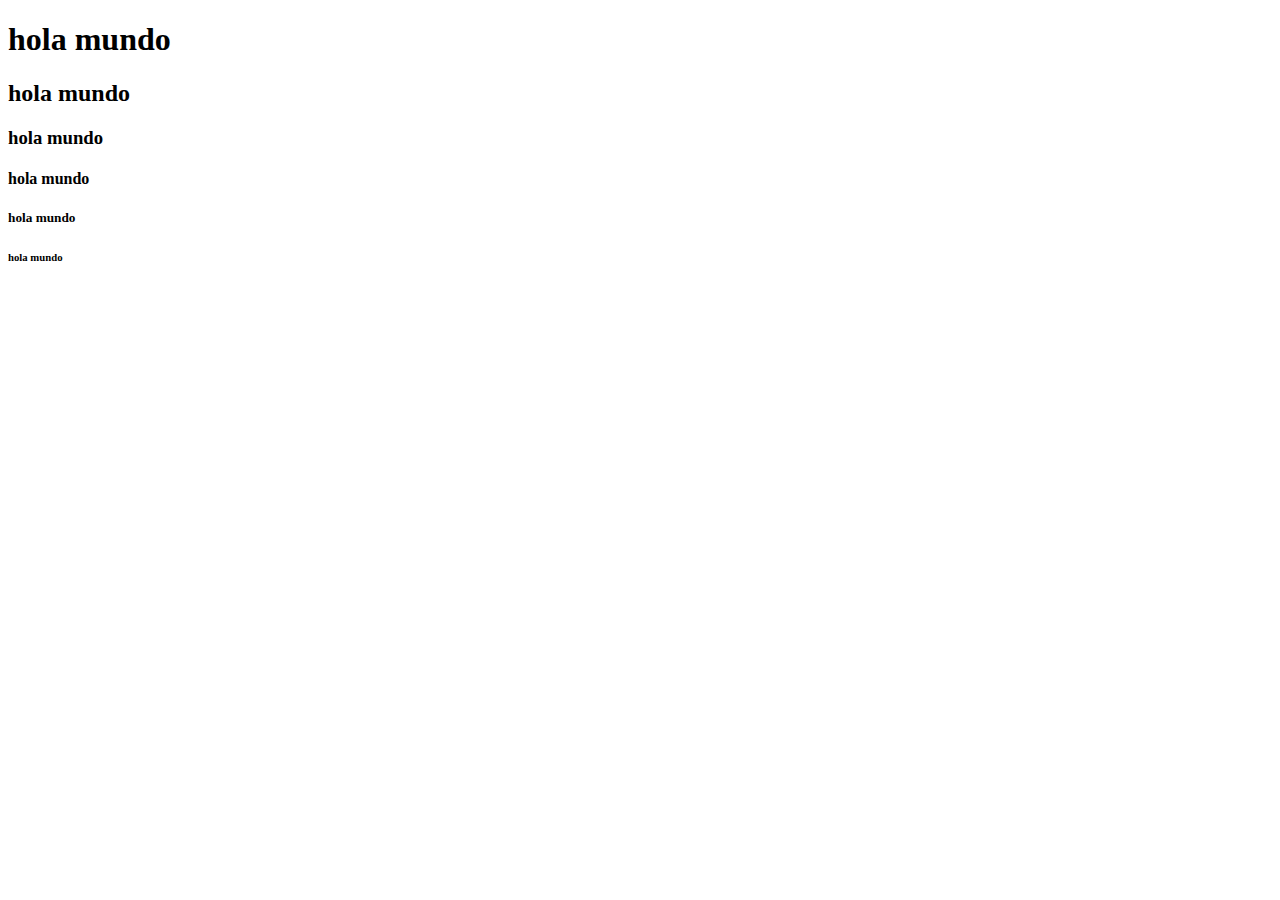
<file: dia1/index.html>
<!-- Doctype indica al navegador que este documento es de HTML5 -->
<!DOCTYPE html>

<!-- dentro del atributo lang="" va el idioma es, en, des, etc -->
<html lang="en">

<!-- Head es para guardar información y configurar opciones -->

<head>

  <!-- Los metas tienen la apertura y cierre en la misma etiqueta -->
  <!-- UTF-8 es un modo para poder escribir letras, palabras latinas como la 'ñ'-->
  <meta charset="UTF-8">
  <!-- la siguiente etiqueta meta hace que el documento sea más compatible con el navegaor Edge -->
  <meta http-equiv="X-UA-Compatible" content="IE=edge">
  <!-- La siguiente etiqueta meta hace que el documento sea más adaptativo (tamaños) -->
  <meta name="viewport" content="width=device-width, initial-scale=1.0">
  <!-- La etiqueta title establece un nombre a mi página  -->
  <title>Document</title>
</head>
<!--El body es el cuerpo donde irá todo lo visible -->

<body>
  <!-- h1 es un titulo de primer nivel jerarquia, solo puede haber uno por documento -->
  <h1>hola mundo</h1>

  <!-- h2 es un titulo de segundo nivel de jerarquia -->
  <h2>hola mundo</h2>

  <!-- h3 es un titulo de tercer nivel de jerarquia -->
  <h3>hola mundo</h3>

  <!-- h4 es un titulo de cuarto nivel de jerarquia  -->
  <h4>hola mundo</h4>

  <!-- h5 es un titulo de quinto nivel de jerarquia-->
  <h5>hola mundo</h5>

  <!-- h6 es un titulo de sexto nivel de jerarquia, no puede existir un titulo que sea inferior > h7, h8 ... -->
  <h6>hola mundo</h6>
</body>

</html>
</file>
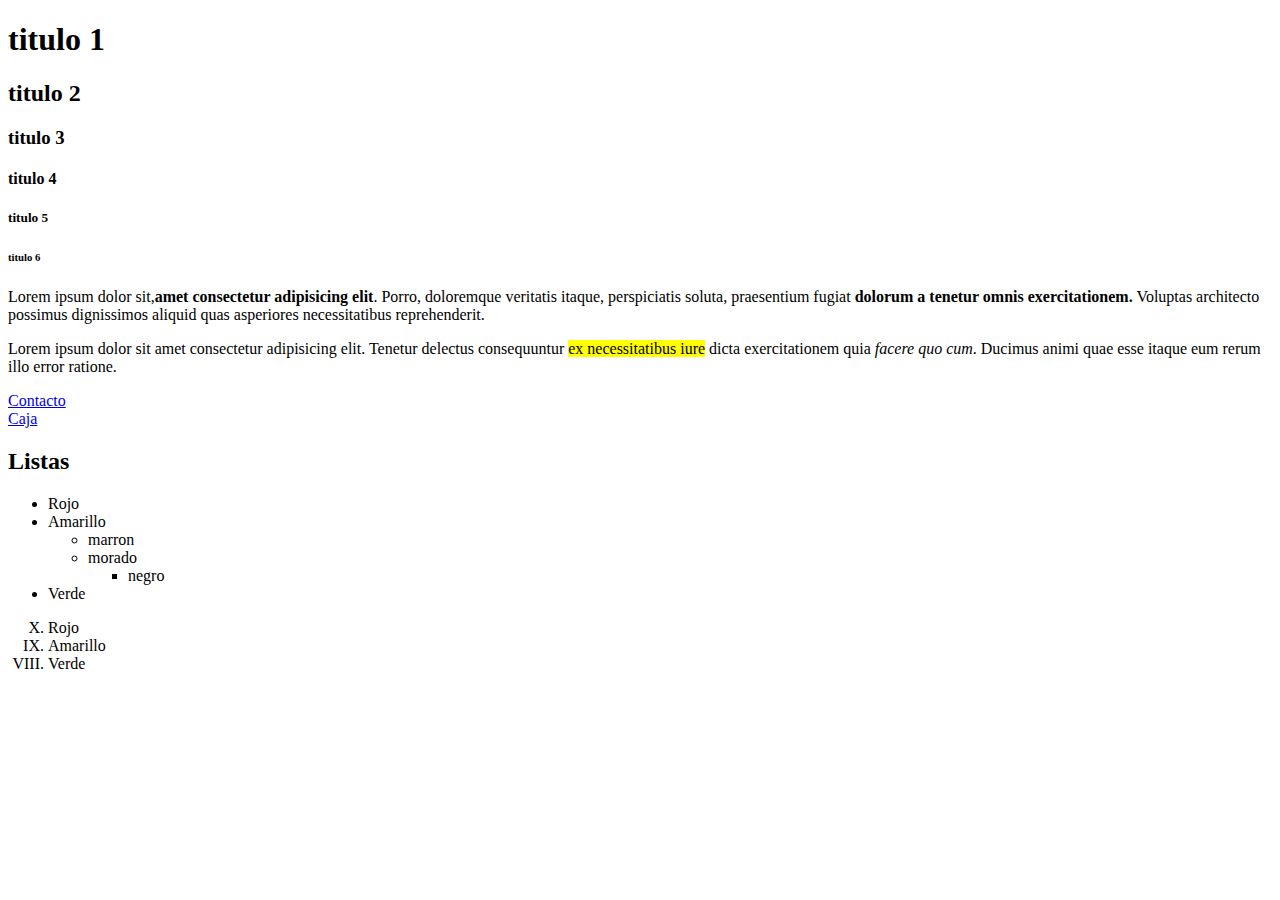
<file: dia3/index.html>
<!DOCTYPE html>
<html lang="en">

<head>
  <meta charset="UTF-8">
  <meta http-equiv="X-UA-Compatible" content="IE=edge">
  <meta name="viewport" content="width=device-width, initial-scale=1.0">
  <title>Document</title>
</head>

<body>
  <h1>titulo 1</h1>
  <h2>titulo 2</h2>
  <h3>titulo 3</h3>
  <h4>titulo 4</h4>
  <h5>titulo 5</h5>
  <h6>titulo 6</h6>

  <p>Lorem ipsum dolor sit,<b>amet consectetur adipisicing elit</b>. Porro, doloremque veritatis itaque, perspiciatis
    soluta,
    praesentium fugiat <strong>dolorum a tenetur omnis exercitationem.</strong> Voluptas architecto possimus dignissimos
    aliquid quas
    asperiores necessitatibus reprehenderit.</p>

  <p>Lorem ipsum dolor sit amet consectetur adipisicing elit. Tenetur delectus consequuntur <mark>ex necessitatibus
      iure</mark> dicta
    exercitationem quia <i>facere quo cum</i>. Ducimus animi quae esse itaque eum rerum illo error ratione.</p>

  <!-- Como buscar directorios -->
  <a href="estilo/globales/app.css"></a>

  <a href="estilo/variables/style.css"></a>

  <!-- Enlaces -->

  <a href="contac.html">Contacto</a> <br>

  <a href="cajas.html">Caja</a>

  <!-- Listas -->

  <h2>Listas</h2>

  <!-- Desordenadas -->
  <ul>
    <li>Rojo</li>
    <li>Amarillo</li>
    <ul>
      <li>marron</li>
      <li>morado</li>
      <ul>
        <li>negro</li>
      </ul>
    </ul>
    <li>Verde</li>
  </ul>

  <!-- Ordenadas -->

  <ol type="I" start="10" reversed>
    <li>Rojo</li>
    <li>Amarillo</li>
    <li>Verde</li>
  </ol>


</body>

</html>
</file>
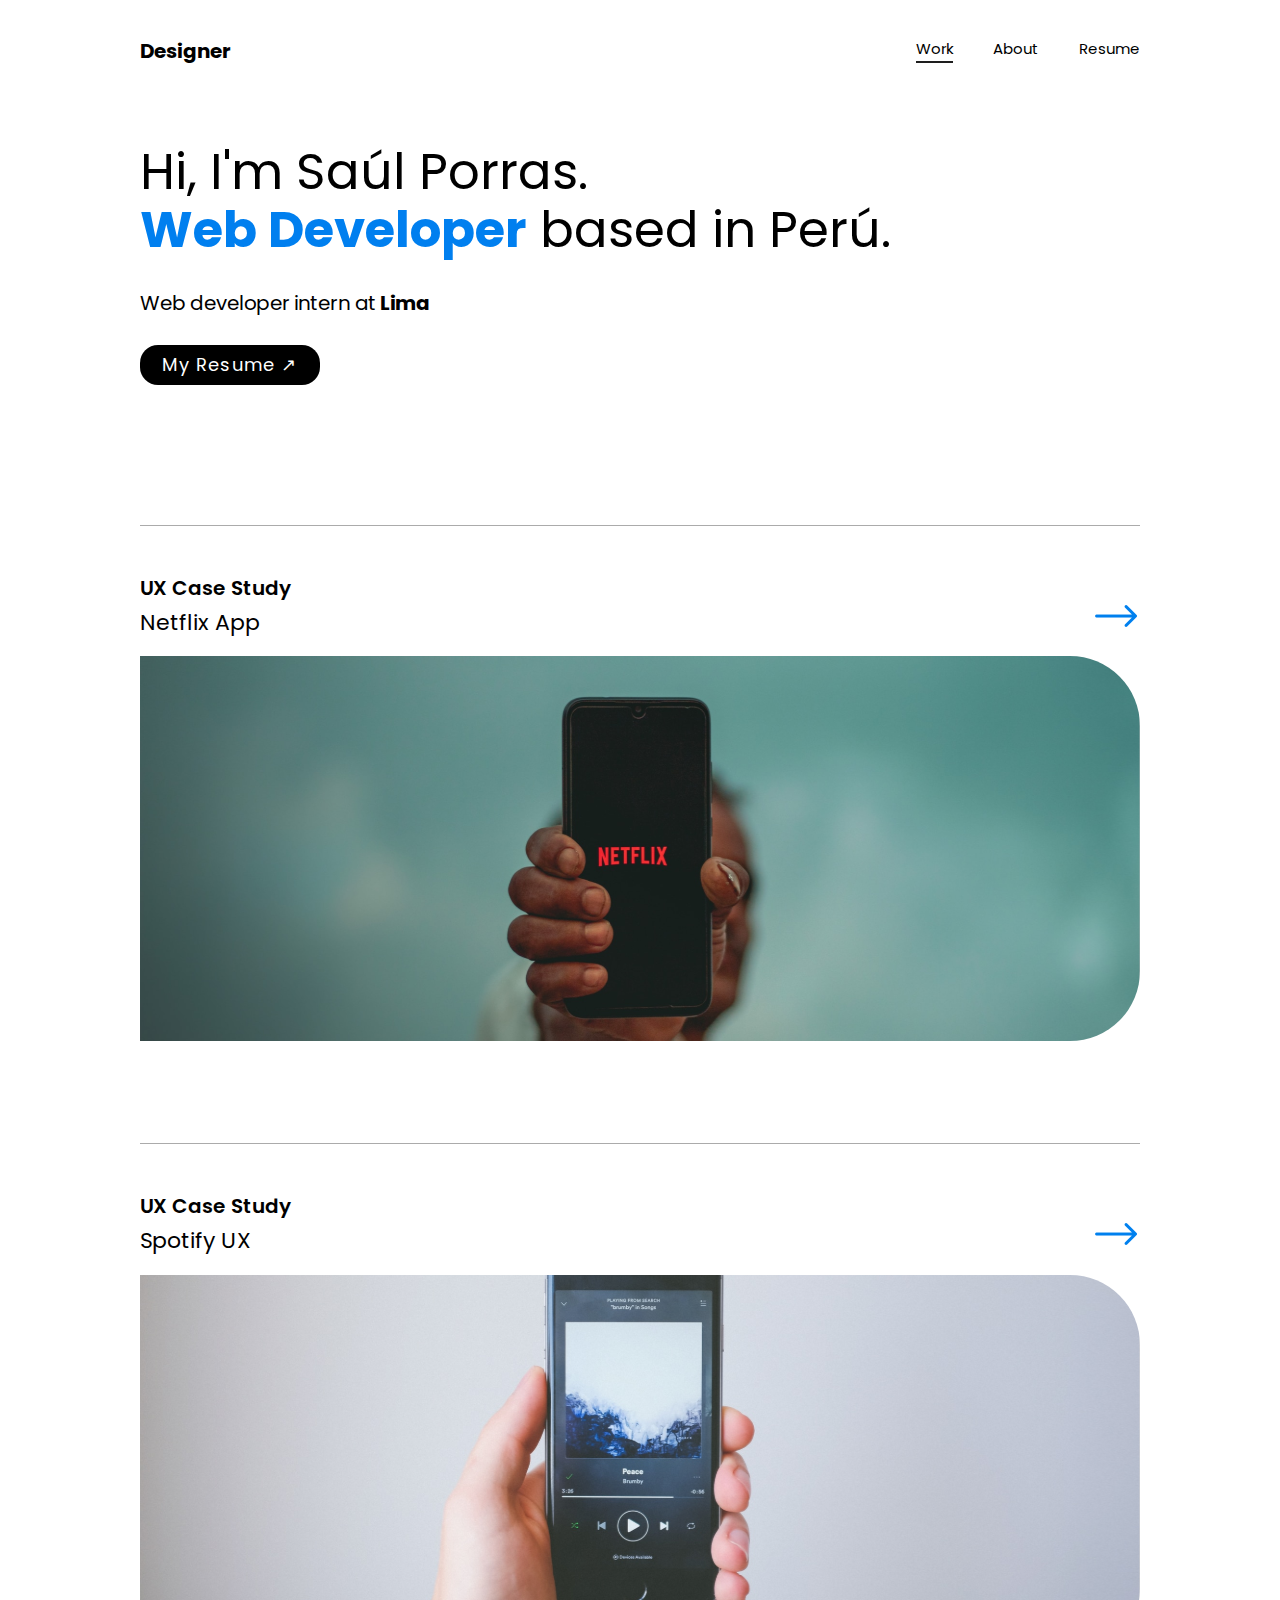
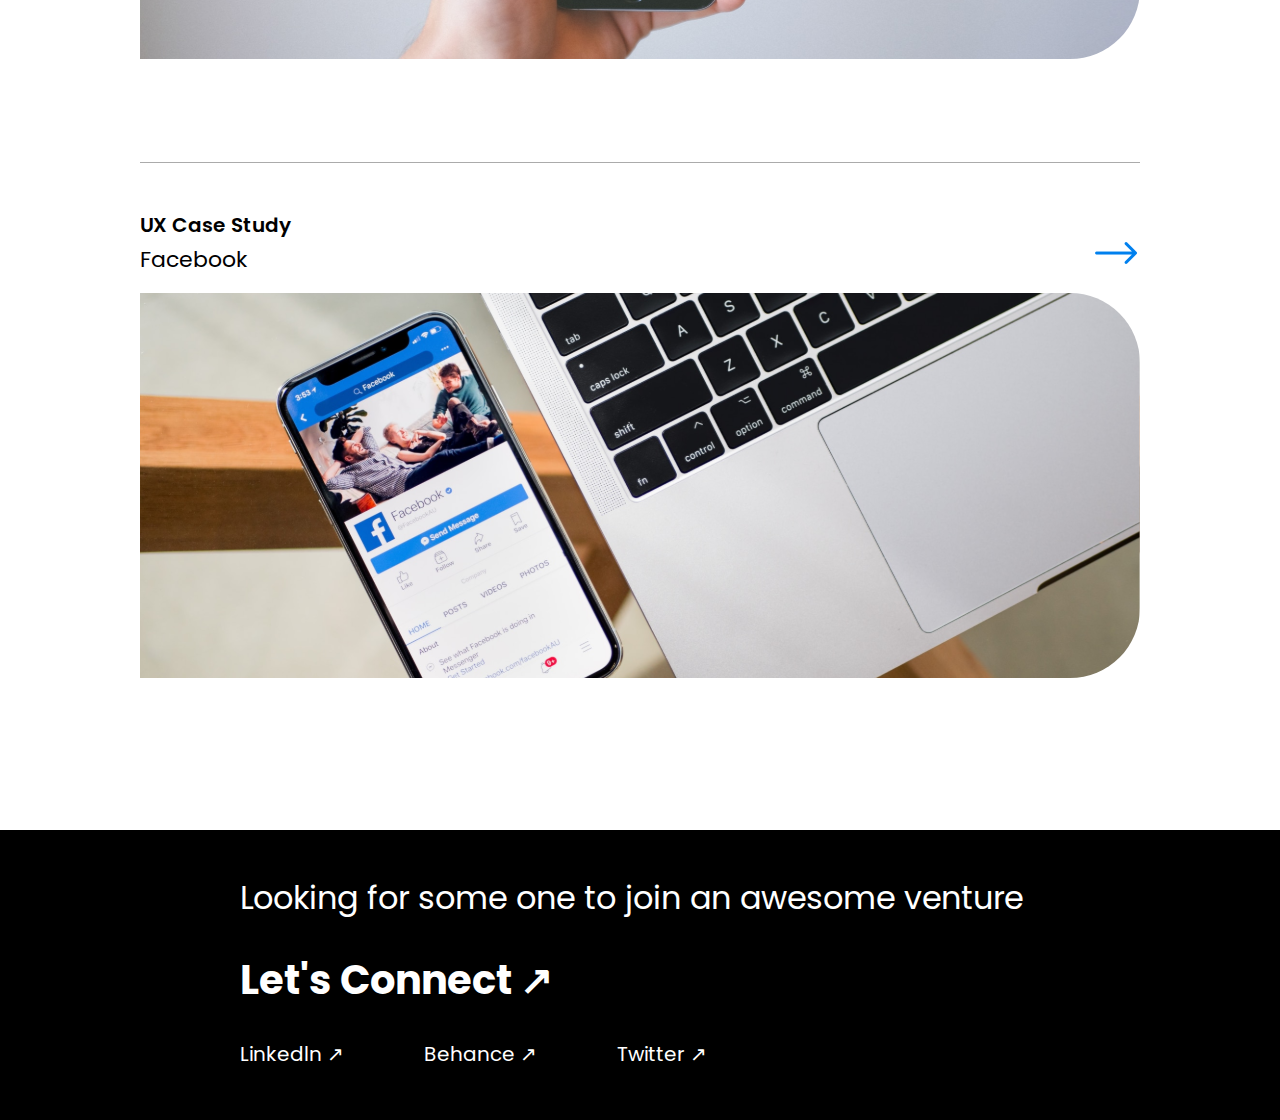
<file: semana2/index.html>
<!DOCTYPE html>
<html lang="en">
<head>
    <meta charset="UTF-8">
    <meta http-equiv="X-UA-Compatible" content="IE=edge">
    <meta name="viewport" content="width=device-width, initial-scale=1.0">
    <link rel="stylesheet" href="css/normalize.css">
    <link rel="stylesheet" href="css/styles.css">
    <title>Portafolio</title>
</head>
<body>

    <header class="header">
            <nav class="container-nav">
                <span class="container-nav__logo"> Designer</span>
                <ul class="container-nav__items">
                    <li class="nav-active"><a class="container-nav__item" href="#!">Work</a></li>
                    <li><a class="container-nav__item" href="about.html">About</a></li>
                    <li><a class="container-nav__item" href="resume.html">Resume</a></li>
                </ul>
            </nav>

            <section class="header-information">

                <h1 class="header-information__h1">
                    Hi, I'm Saúl Porras. 
                    <span class="line-space">
                        <span class="color-blue">Web Developer</span> based in Perú.
                    </span>
                </h1>

                <p class="header-information__p">Web developer intern at <span class="weight-700">Lima</span></p>
                <a class="btn" href="resume.html">My Resume &#8599</a>
            </section>
    </header>

    <main class="main">
            <article class="container-article">
                <div>
                    <h2 class="container-main__h2">UX Case Study</h2>
                    <p class="container-main__p">Netflix App</p>
                </div>
                <span class="container-main__arrow"> <img class="arrow-img" src="img/arrow.png" alt=""></span>
                <picture class="container-main__picture">
                    <img class="container-main__img" src="img/neflix.svg" alt="netflix">
                </picture>
            </article>

            <article class="container-article">
                <div class="">
                    <h2 class="container-main__h2">UX Case Study</h2>
                    <p class="container-main__p">Spotify UX</p>
                </div>
                <span class="container-main__arrow"> <img class="arrow-img" src="img/arrow.png" alt=""></span>
                <picture class="container-main__picture">
                    <img class="container-main__img" src="img/spotify.svg" alt="spotify">
                </picture>
            </article>

            <article class="container-article">
                <div>
                    <h2 class="container-main__h2">UX Case Study</h2>
                    <p class="container-main__p">Facebook</p>
                </div>
                <span class="container-main__arrow"> <img class="arrow-img" src="img/arrow.png" alt=""></span>
                <picture class="container-main__picture">
                    <img class="container-main__img" src="img/facebook.svg" alt="facebook">
                </picture>
            </article>
    </main>

    <footer class="footer">
        <section class="container-footer">
            <p class="container-footer__p">Looking for some one to join an awesome venture</p>
            <a class="container-footer_link" href="#!">Let's Connect &#8599</a>
            <nav class="container-footer__items">
                <a class="container-footer__item" href="#!">Linkedln &#8599</a>
                <a class="container-footer__item" href="#!">Behance &#8599</a>
                <a class="container-footer__item" href="#!">Twitter &#8599</a>
            </nav>
        </section>
    </footer>
</body>
</html>
</file>
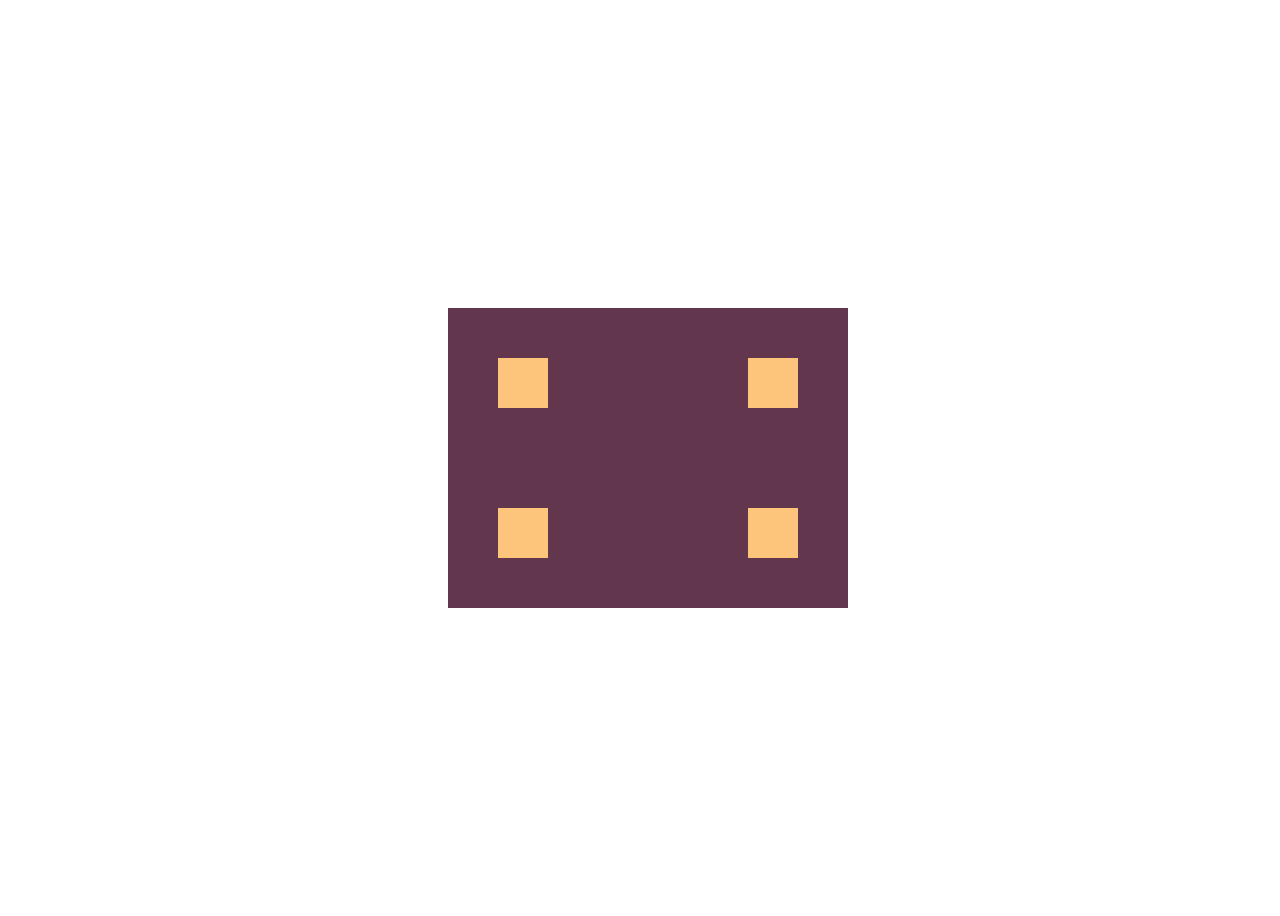
<file: semana2.2/battle 1/index.html>
<!DOCTYPE html>
<html lang="en">

<head>
    <meta charset="UTF-8" />
    <meta http-equiv="X-UA-Compatible" content="IE=edge" />
    <meta name="viewport" content="width=device-width, initial-scale=1.0" />
    <link rel="stylesheet" href="styles.css" />
    <title>Battle 1</title>
</head>

<body>
    <main>
        <div class="a">
            <div class="b"></div>
            <div class="b"></div>
        </div>
    </main>
</body>

</html>
</file>
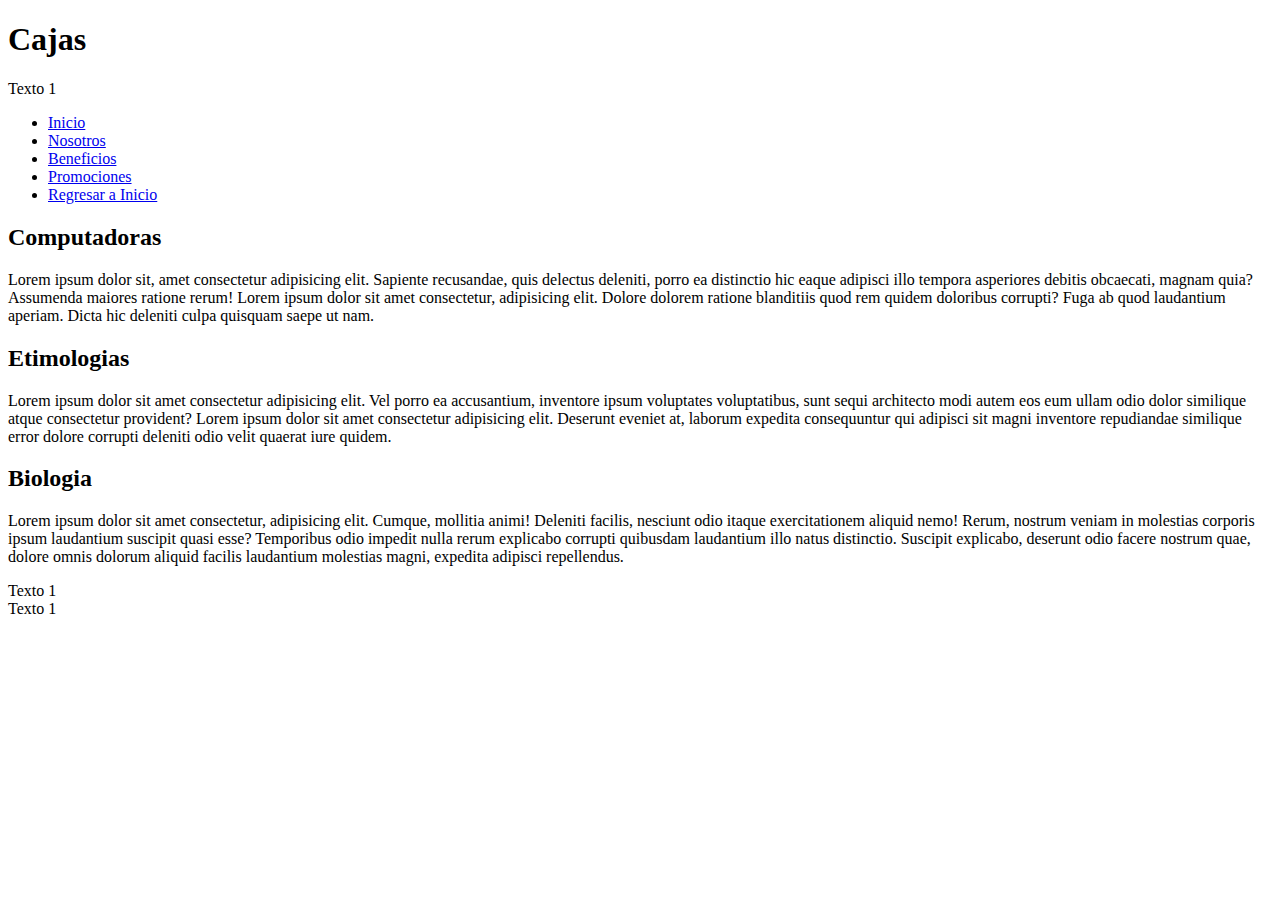
<file: dia3/cajas.html>
<!DOCTYPE html>
<html lang="en">

<head>
  <meta charset="UTF-8">
  <meta http-equiv="X-UA-Compatible" content="IE=edge">
  <meta name="viewport" content="width=device-width, initial-scale=1.0">
  <meta n>

  <title>Document</title>
</head>

<body>
  <h1>Cajas</h1>
  <div>Texto 1</div>
  <header>
    <nav>
      <ul>
        <li><a href="index.html">Inicio</a></li>
        <li><a href="#!">Nosotros</a></li>
        <li><a href="#!">Beneficios</a></li>
        <li><a href="#!">Promociones</a></li>
        <li><a href="index.html">Regresar a Inicio</a></li>
      </ul>
    </nav>
  </header>

  <section>
    <h2>Computadoras</h2>
    <p>Lorem ipsum dolor sit, amet consectetur adipisicing elit. Sapiente recusandae, quis delectus deleniti, porro ea
      distinctio hic eaque adipisci illo tempora asperiores debitis obcaecati, magnam quia? Assumenda maiores ratione
      rerum! Lorem ipsum dolor sit amet consectetur, adipisicing elit. Dolore dolorem ratione blanditiis quod rem quidem
      doloribus corrupti? Fuga ab quod laudantium aperiam. Dicta hic deleniti culpa quisquam saepe ut nam.</p>
  </section>

  <section>
    <h2>Etimologias</h2>
    <p>Lorem ipsum dolor sit amet consectetur adipisicing elit. Vel porro ea accusantium, inventore ipsum voluptates
      voluptatibus, sunt sequi architecto modi autem eos eum ullam odio dolor similique atque consectetur provident?
      Lorem ipsum dolor sit amet consectetur adipisicing elit. Deserunt eveniet at, laborum expedita consequuntur qui
      adipisci sit magni inventore repudiandae similique error dolore corrupti deleniti odio velit quaerat iure quidem.
    </p>
  </section>

  <section>
    <h2>Biologia</h2>
    <p>Lorem ipsum dolor sit amet consectetur, adipisicing elit. Cumque, mollitia animi! Deleniti facilis, nesciunt odio
      itaque exercitationem aliquid nemo! Rerum, nostrum veniam in molestias corporis ipsum laudantium suscipit quasi
      esse?
      Temporibus odio impedit nulla rerum explicabo corrupti quibusdam laudantium illo natus distinctio. Suscipit
      explicabo, deserunt odio facere nostrum quae, dolore omnis dolorum aliquid facilis laudantium molestias magni,
      expedita adipisci repellendus.</p>
  </section>

  <article>Texto 1</article>

  <footer>Texto 1</footer>
</body>

</html>
</file>
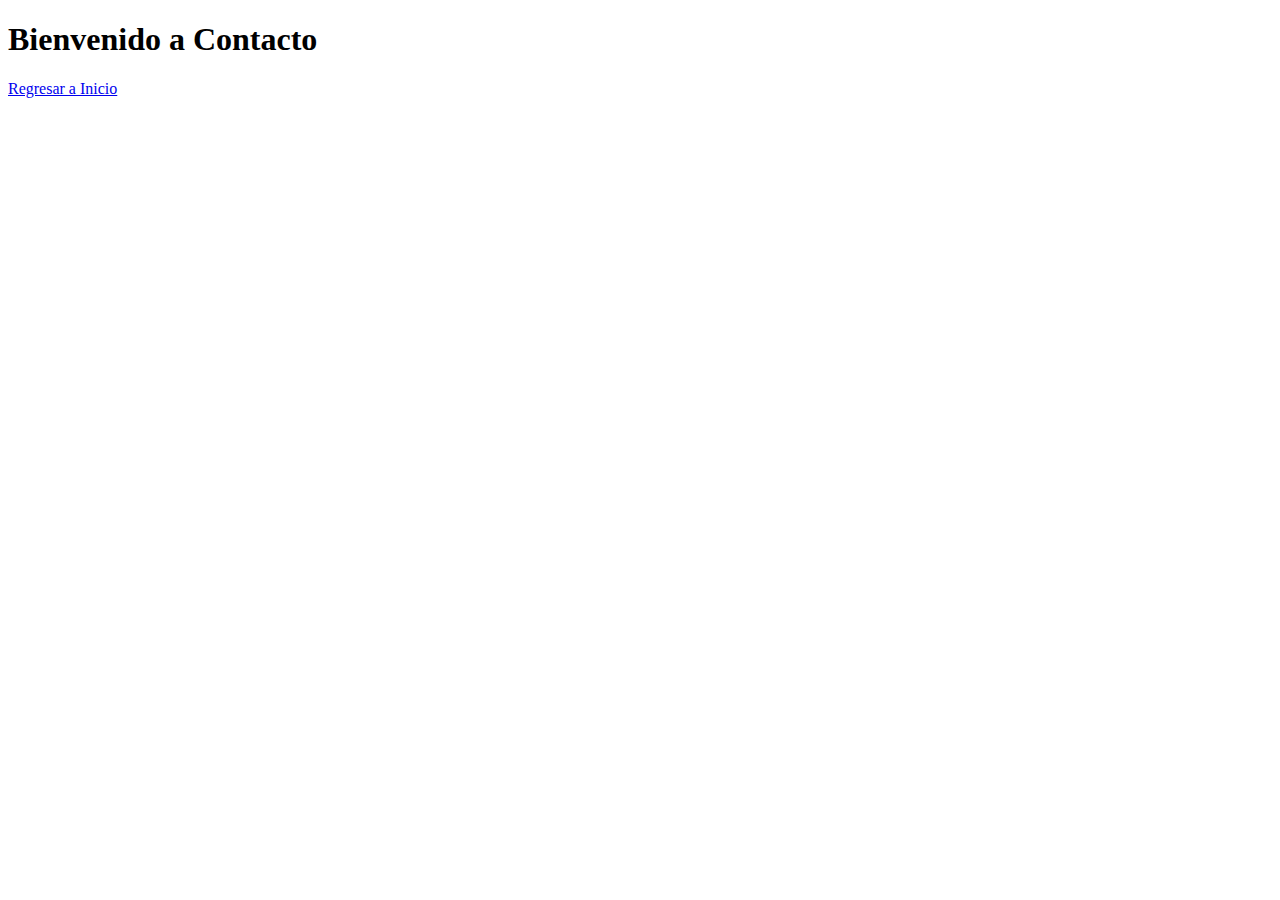
<file: dia3/contac.html>
<!DOCTYPE html>
<html lang="en">

<head>
  <meta charset="UTF-8">
  <meta http-equiv="X-UA-Compatible" content="IE=edge">
  <meta name="viewport" content="width=device-width, initial-scale=1.0">
  <title>Document</title>
</head>

<body>
  <h1>Bienvenido a Contacto</h1>
  <a href="index.html">Regresar a Inicio</a>
</body>

</html>
</file>
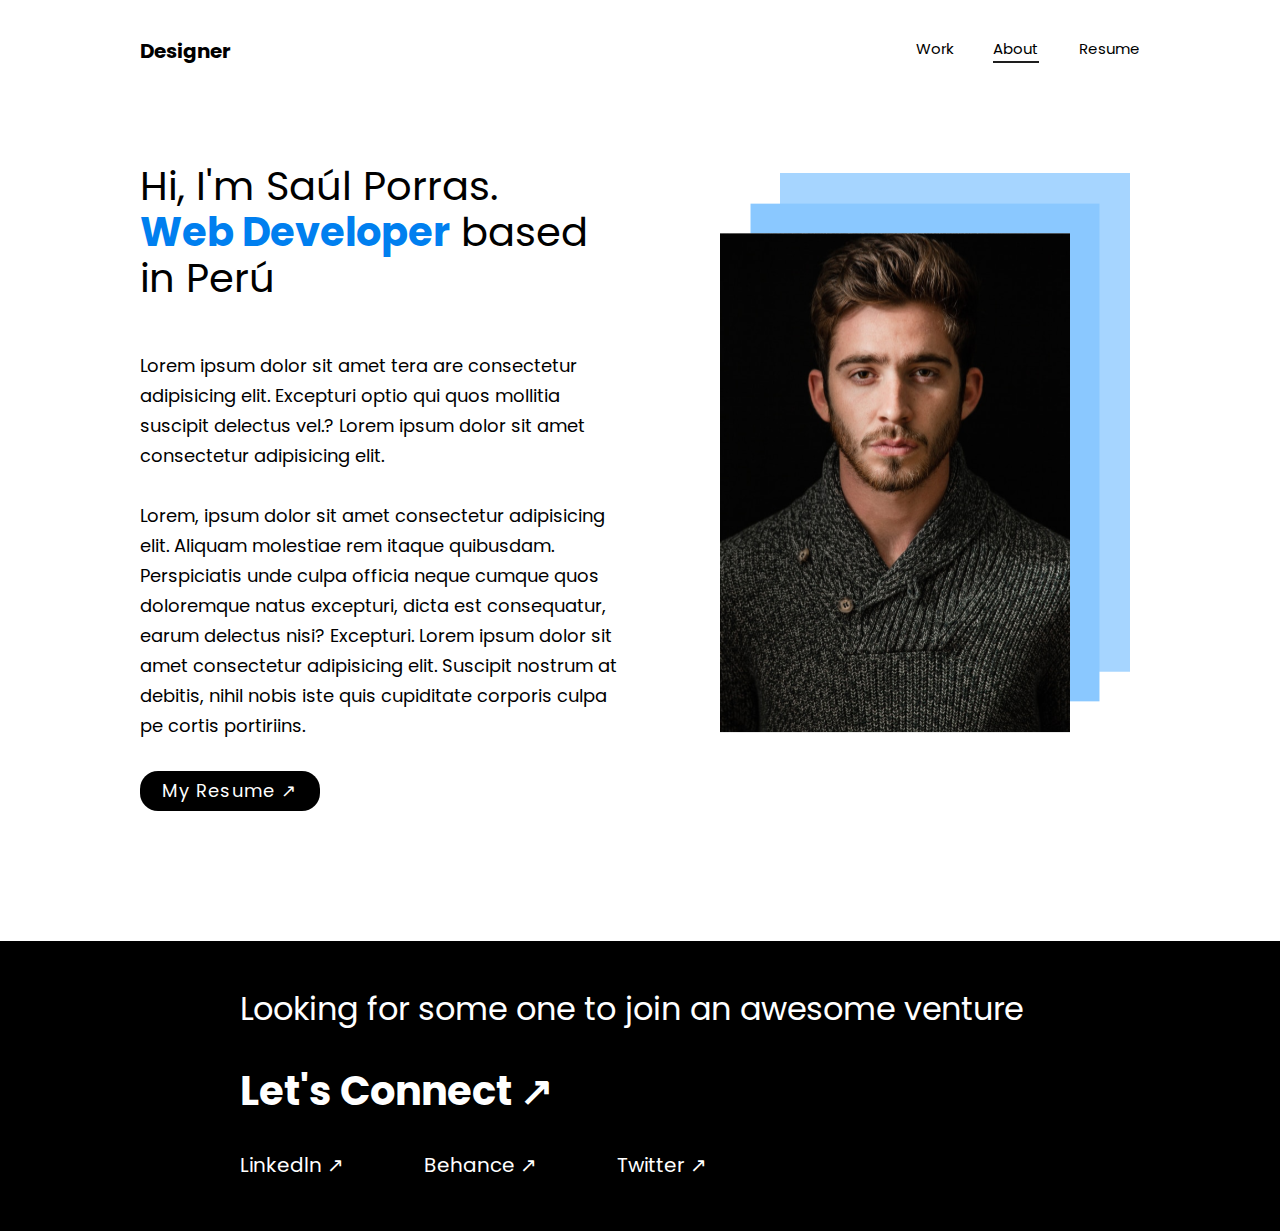
<file: semana2/about.html>
<!DOCTYPE html>
<html lang="en">
<head>
    <meta charset="UTF-8">
    <meta http-equiv="X-UA-Compatible" content="IE=edge">
    <meta name="viewport" content="width=device-width, initial-scale=1.0">
    <link rel="stylesheet" href="css/normalize.css">
    <link rel="stylesheet" href="css/styles.css">
    <link rel="stylesheet" href="css/about-styles.css">
    <title>About</title>
</head>
<body>
    
    <header class="header">
        <nav class="container-nav">
            <span class="container-nav__logo"> Designer</span>
            <ul class="container-nav__items">
                <li><a class="container-nav__item" href="index.html">Work</a></li>
                <li class="nav-active"><a class="container-nav__item" href="#!">About</a></li>
                <li><a class="container-nav__item" href="resume.html">Resume</a></li>
            </ul>
        </nav>
    </header>

    <main class="main">

        <article class="about-container__information">
            <h1 class="header-information__h1">
                Hi, I'm Saúl Porras. <span class="color-blue">Web Developer</span> based in Perú
            </h1>
            
            <p class="about-container__p">Lorem ipsum dolor sit amet tera are consectetur adipisicing elit. Excepturi optio qui quos mollitia suscipit delectus vel.? Lorem ipsum dolor sit amet consectetur adipisicing elit.</p>

            <p class="about-container__p">Lorem, ipsum dolor sit amet consectetur adipisicing elit. Aliquam molestiae rem itaque quibusdam. Perspiciatis unde culpa officia neque cumque quos doloremque natus excepturi, dicta est consequatur, earum delectus nisi? Excepturi. Lorem ipsum dolor sit amet consectetur adipisicing elit. Suscipit nostrum at debitis, nihil nobis iste quis cupiditate corporis culpa pe cortis portiriins.</p>
            
            <a class="btn" href="resume.html">My Resume &#8599</a>
        </article>

        <picture class="about-container__picture">
            <img class="about-container__img3" src="img/cuadro-fondo-3.svg" alt="imagen">
            <img class="about-container__img2" src="img/cuadro-fondo-2.svg" alt="imagen">
            <img class="about-container__img1" src="img/imagen-fondo1.svg" alt="imagen">
        </picture>
        
    </main>

    <footer class="footer">
            <section class="container-footer">
                <p class="container-footer__p">Looking for some one to join an awesome venture</p>
                <a class="container-footer_link" href="#!">Let's Connect &#8599</a>
                <nav class="container-footer__items">
                    <a class="container-footer__item" href="#!">Linkedln &#8599</a>
                    <a class="container-footer__item" href="#!">Behance &#8599</a>
                    <a class="container-footer__item" href="#!">Twitter &#8599</a>
                </nav>
            </section>
    </footer>

</body>
</html>
</file>
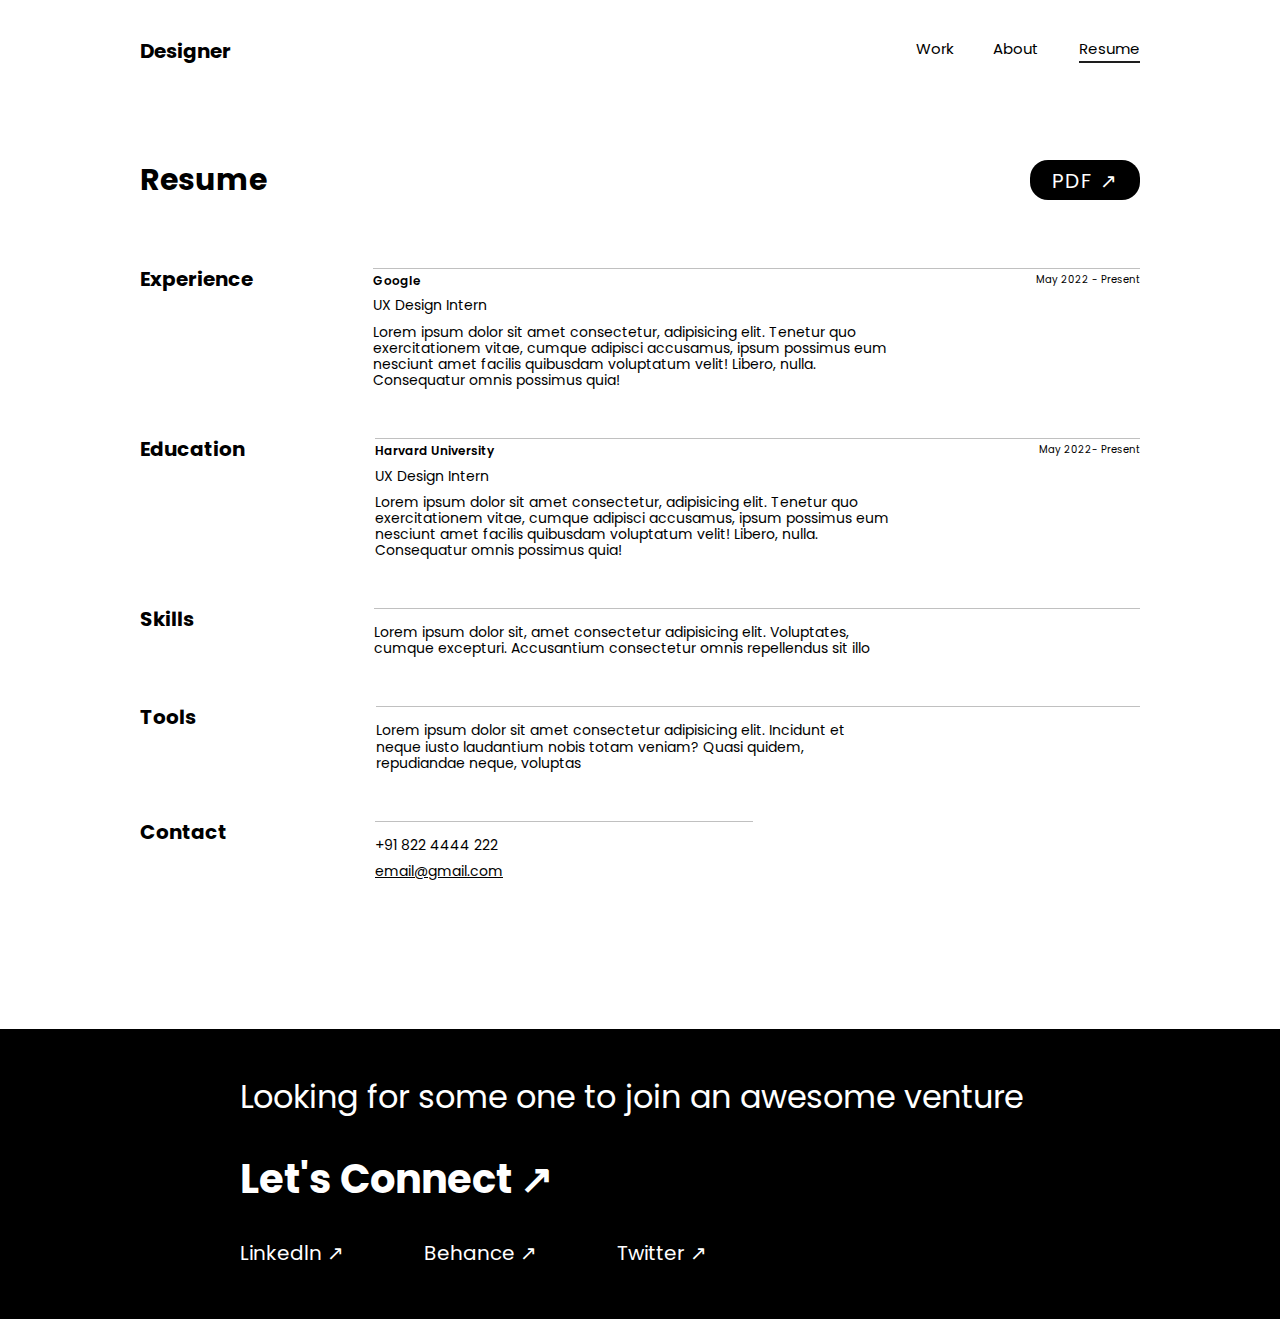
<file: semana2/resume.html>
<!DOCTYPE html>
<html lang="en">

<head>
    <meta charset="UTF-8">
    <meta http-equiv="X-UA-Compatible" content="IE=edge">
    <meta name="viewport" content="width=device-width, initial-scale=1.0">
    <link rel="stylesheet" href="css/normalize.css">
    <link rel="stylesheet" href="css/styles.css">
    <link rel="stylesheet" href="css/resume-styles.css">
    <title>Resume</title>
</head>

<body>

    <header class="header">
        <nav class="container-nav">
            <span class="container-nav__logo"> Designer</span>
            <ul class="container-nav__items">
                <li><a class="container-nav__item" href="index.html">Work</a></li>
                <li><a class="container-nav__item" href="about.html">About</a></li>
                <li class="nav-active"><a class="container-nav__item" href="#!">Resume</a></li>
            </ul>
        </nav>
    </header>

    <main class="main">

        <section class="container-cv">

            <header class="cv__header">
                <h1 class="cv__h1">Resume</h1>
                <a class="btn" href="download/resumen.pdf" download>PDF &#8599</a>
            </header>

            <article class="cv__article">
                <h2 class="cv__h2">Experience</h2>

                <div class="cv__article--separator">
                    <div class="cv__job--separator">
                        <p class="cv__job">Google</p>
                        <p>May 2022 - Present</p>
                    </div>
                    <p class="cv__p">UX Design Intern</p>

                    <p class="cv__p">Lorem ipsum dolor sit amet consectetur, adipisicing elit. Tenetur quo
                    exercitationem vitae, cumque adipisci accusamus, ipsum possimus eum nesciunt amet facilis
                    quibusdam voluptatum velit! Libero, nulla. Consequatur omnis possimus quia!</p>
                </div>
            </article>

            <article class="cv__article">
                <h2 class="cv__h2">Education</h2>

                <div class="cv__article--separator margin">
                    <div class="cv__job--separator">
                        <p class="cv__job">Harvard University</p>
                        <p>May 2022- Present</p>
                    </div>
                    <p class="cv__p">UX Design Intern</p>

                    <p class="cv__p">Lorem ipsum dolor sit amet consectetur, adipisicing elit. Tenetur quo
                    exercitationem vitae, cumque adipisci accusamus, ipsum possimus eum nesciunt amet facilis
                    quibusdam voluptatum velit! Libero, nulla. Consequatur omnis possimus quia!</p>
                </div>
            </article>

            <article class="cv__article">
                    <h2 class="cv__h2">Skills</h2>
                <div class="cv__article--separator margin-2">
                    <p class="cv__p">Lorem ipsum dolor sit, amet consectetur adipisicing elit. Voluptates, cumque excepturi.
                        Accusantium consectetur omnis repellendus sit illo</p>
                </div>
            </article>

            <article class="cv__article">
                <h2 class="cv__h2">Tools</h2>
                <div class="cv__article--separator margin-2">
                    <p class="cv__p">Lorem ipsum dolor sit amet consectetur adipisicing elit. Incidunt et neque iusto
                    laudantium nobis totam veniam? Quasi quidem, repudiandae neque, voluptas </p>
                </div>
            </article>

            <article class="cv__article">
                <h2 class="cv__h2">Contact</h2>

                <div class="cv__article--separator cv__job--separator margin-3">
                    <p class="cv__p">+91 822 4444 222</p>
                    <p class="cv__p cv__email">email@gmail.com</p>
                </div>
            </article>
        </section>

    </main>

    <footer class="footer">
        <section class="container-footer">
            <p class="container-footer__p">Looking for some one to join an awesome venture</p>
            <a class="container-footer_link" href="#!">Let's Connect &#8599</a>
            <nav class="container-footer__items">
                <a class="container-footer__item" href="#!">Linkedln &#8599</a>
                <a class="container-footer__item" href="#!">Behance &#8599</a>
                <a class="container-footer__item" href="#!">Twitter &#8599</a>
            </nav>
        </section>
    </footer>

</body>

</html>
</file>
<file: semana2/css/styles.css>
@import url('https://fonts.googleapis.com/css2?family=Poppins:wght@400;600;700&display=swap');
/* font-family: 'Poppins', sans-serif; (400-600-700) */

/* General */
:root {
    --blue:#007FEF;
    --black:#000000;
    --white:#FFFFFF;
}

html {
    box-sizing: border-box;
    font-size: 62.5%;
}

*, *::before, *::after {
    box-sizing: inherit;
    margin: 0;
    padding: 0;
}

body {
    font-family: 'Poppins', sans-serif;
}


img{
    max-width: 100%;
}

li {
    list-style: none;
}

/* Estilos */
.header,
.main {
    padding-top: 4rem ;
    margin: 0 auto;
    width: 90%;
    max-width: 100rem;
}

/* HEADER-NAVEGACIÓN */
.header {
    padding-bottom: 10rem;
}
.container-nav {
    display: flex;
    justify-content: space-between;
    margin-bottom: 8rem;
}

.container-nav__logo {
    font-size: 2rem;
    font-weight: 700;
}
.container-nav__items {
    display: flex;
    justify-content: space-evenly;
    gap: 4rem;
}

.nav-active {
    text-align: center;
    border-bottom: 2px solid rgba(0, 0, 0, 0.884);
}

.container-nav__item {
    font-size: 1.5rem;
    text-decoration: none;
    font-weight: 400;
    color: var(--black);
}

/* HEADER-INFORMATION */
.header-information__h1 {
    font-size: 5rem;
    font-weight: 400;
}

.line-space {
    display: block;
}

.color-blue {
    color: var(--blue);
    font-weight: 700;
}

.header-information__p {
    font-size: 2rem;
    font-weight: 400;
    letter-spacing: -0.5px;
}

.weight-700 {
    font-weight: 700;
}

.btn {
    width: 18rem;
    height: 4rem;
    color: var(--white);
    background-color: var(--black);
    text-align: center;
    display: block;
    font-size: 1.8rem;
    letter-spacing: 1.2px;
    margin-top: 3rem;
    padding: 1rem 2rem 1rem 2rem;
    border-radius: 1.8rem;
    text-decoration: none;
}

/* Main */
.main {
    display: flex;
    flex-direction: column;
    gap: 10rem;
}

.container-article {
    display: flex;
    flex-direction: row;
    flex-wrap: wrap;
    align-items: center;
    justify-content: space-between;
    border-top: 1px solid rgba(44, 44, 44, 0.397);
    padding: 5rem 0 0 0;
}

.container-main__h2{
    font-size: 2rem;
    font-weight: 600;
}

.container-main__p{
    margin: 1rem 0 2rem 0;
    font-size: 2.2rem;
}

.container-main__arrow {
    font-size: 7rem;
}

.arrow-img {
    filter: invert(27%) sepia(56%) saturate(3184%) hue-rotate(192deg) brightness(106%) contrast(104%);
}

.container-main__img {
    width: 100%;
    max-width: 100%;
    border-radius: 0 7rem 7rem 0;
}

/* Footer */
.footer {
    margin-top: 15rem;
    width: 100vw;
    max-width: 100vw;
    height: 29rem;
    background-color: var(--black);
}

.container-footer {
    max-width: 80rem;
    margin: 0 auto;
    padding: 5rem 0;
    display: flex;
    flex-direction: column;
    align-items: flex-start;
    gap: 4rem;
}

.container-footer__p {
    margin:0;
    color: var(--white);
    font-size: 3.2rem;
}

.container-footer_link {
    color: var(--white);
    text-decoration: none;
    font-size: 4rem;
    font-weight: 700;
}

.container-footer__items {
    display: flex;
    gap: 8rem;
    font-size: 2rem;
}

.container-footer__item {
    text-decoration: none;
    color: var(--white);
}


/* Movil */
@media (max-width: 420px) {

    /* General */
    .header {
        padding: 3rem 1rem 10rem 1rem;
    }

    .container-nav__items {
        gap: 3rem;
    }
    
    /* HEADER-INFORMATION */
    .header-information__h1 {
        font-size: 5.5rem;
        font-weight: 400;
        text-align: center;
    }

    .header-information__p {
        text-align: center;
    }

    .btn {
        margin: 2rem auto;
    }
    
    .footer {
        height: 35rem;
    }

    .container-footer {
        text-align: center;
        padding: 1rem;
        align-items: center;
    }

    .container-footer__p {
        font-size: 3rem;
    }
    
    .container-footer_link {
        font-size: 3.8rem;
        text-align: center;
    }
    .container-footer__items {
        display: flex;
        flex-direction: column;
        gap: 1rem;
        font-size: 2rem;
    }
}
</file>
<file: semana2.2/battle 1/styles.css>
main {
    width: 100vw;
    height: 100vh;
    display: flex;
    align-items: center;
    justify-content: center;
}

/* Battle 1 */
/* .container {
    background-color: #5d3a3a;
    width: 400px;
    height: 300px;
}

.item {
    background-color: #b5e0ba;
    width: 50%;
    height: 65%;
} */


/* Battle 2 */

.a{background:#62374e;width:300px;height: 200px;padding:50px;}.b{background:#fdc57b;width:50px;height:50px;margin-bottom:100px;box-shadow:250px 0px#fdc57b;}
</file>
<file: semana2/css/about-styles.css>
/* Header*/
.header {
    padding: 4rem 0 2rem 0;
}
.header-information__h1 {
    font-size: 4rem;
    margin: 0 8rem 5rem 0;
}

/* Main */
.main {
    width: 90%;
    display: flex;
    flex-direction: row;
    flex-wrap: nowrap;
    padding: 0 0 0 0;
}

.about-container__information {
    width: 60%;
}

.about-container__p {
    font-size: 1.8rem;
    line-height: 3rem;
    margin: 3rem 5rem 3rem 0;
}
.about-container__picture {
    width: 40%;
    height: 100%;
    position: relative;
}

.about-container__img1 {
    width: 35rem;
    position: absolute;
    left: -6rem;
    top: 7rem;
}

.about-container__img2 {
    width: 35rem;
    position: absolute;
    left: -3rem;
    top: 4rem;
}

.about-container__img3 {
    width: 35rem;
    position: absolute;
    left: 0rem;
    top: 1rem;
}

/* Footer */
.footer {
    margin-top: 13rem;
}

/* Movil */
@media (max-width:420px) {
    /* General */
    .header {
        padding: 3rem 1rem 0rem 1rem;
    }

    .container-nav__items {
        gap: 3rem;
    }

    /* EStilos */
    .header-information__h1 {
        width: 90vw;
        text-align: center;
        margin: 0 0 32rem 0;
    }

    .main {
        width: 90%;
        display: flex;
        flex-direction: column;
        flex-wrap: nowrap;
        gap: 5rem;
        padding: 0 0 0 0;
    }
    
    
    .about-container__p {
        width: 90vw;
        font-size: 1.8rem;
        line-height: 3rem;
        margin: 2rem 0 0 0;
    }

    .about-container__img1 {
        width: 35rem;
        position: absolute;
        left: 7rem;
        top: -88rem;
    }
    
    .about-container__img2 {
        width: 35rem;
        position: absolute;
        left: 10rem;
        top: -90rem;
    }
    
    .about-container__img3 {
        width: 35rem;
        position: absolute;
        left: 13rem;
        top: -92rem;
    }
    
    /* Footer */

    .footer {
        margin-top: 0rem;
    }

}
</file>
<file: semana2/css/resume-styles.css>
/* Header*/
.header {
    padding: 4rem 0 0 0;
}

.main {
    padding: 0;
}

.btn {
    margin: 0;
    font-size: 2rem;
    width: 11rem;
    height: 4rem;
}

/* CV */
.container-cv {
    width: 100%;
    display: flex;
    flex-direction: column;
    justify-content: space-between;
    gap: 5rem;
}

.cv__header {
    display: flex;
    justify-content: space-between;
    align-items: center;
}
.cv__article {
    display: flex;
    gap: 12rem;
    align-items: flex-start;
}

.cv__article--separator {
    padding-top: .5rem ;
    border-top: 1px solid rgba(0, 0, 0, 0.247);
    display: flex;
    flex-direction: column;
}

.cv__job--separator {
    display: flex;
    justify-content: space-between;
}

.cv__h1 {
    font-size: 3rem;
    font-weight: 700;
}

.cv__h2 {
    font-size: 2rem;
    font-weight: 700;  
}

.cv__p {
    font-size: 1.4rem;
    margin-top: 1rem;
    margin-right: 25rem;
}

.cv__job {
    font-size: 1.2rem;
    font-weight: 600;
}

.cv__email {
    text-decoration: underline;
}

.margin {
    margin-left: 1rem;
}

.margin-2 {
    margin-left: 6rem;
}

.margin-3 {
    margin-left: 2.8rem;
}


@media (max-width:420px) {
    /* General */
    .header {
        padding: 3rem 1rem 0rem 1rem;
    }

    .container-nav__items {
        gap: 3rem;
    }

    .container-nav {
        margin-bottom: 5rem;
    }

    /* CV */
    .container-cv {
        gap: 5rem;
    }
    
    .cv__article {
        max-width: 100vw;
        display: flex;
        flex-direction: column;
        gap: 5rem;
        align-items: center;
    }
    
    .cv__article--separator {
        max-width: 100%;
        padding-top: .5rem ;
        padding-bottom: 1rem;
        border-top: none;
        border-bottom: 1px solid rgba(0, 0, 0, 0.247);
        display: flex;
        flex-direction: column;
    }
    
    .border-none {
        border-bottom: none;
    }
    .cv__p {
        font-size: 1.4rem;
        margin-top: 1rem;
        margin-right: 0;
    }
    
    .margin,
    .margin-2,
    .margin-3{
        margin-left: 0;
    }
    
    .margin-3 {
        border-bottom: none;
    }
    .footer {
        margin-top: 5rem;
    }
}
</file>
